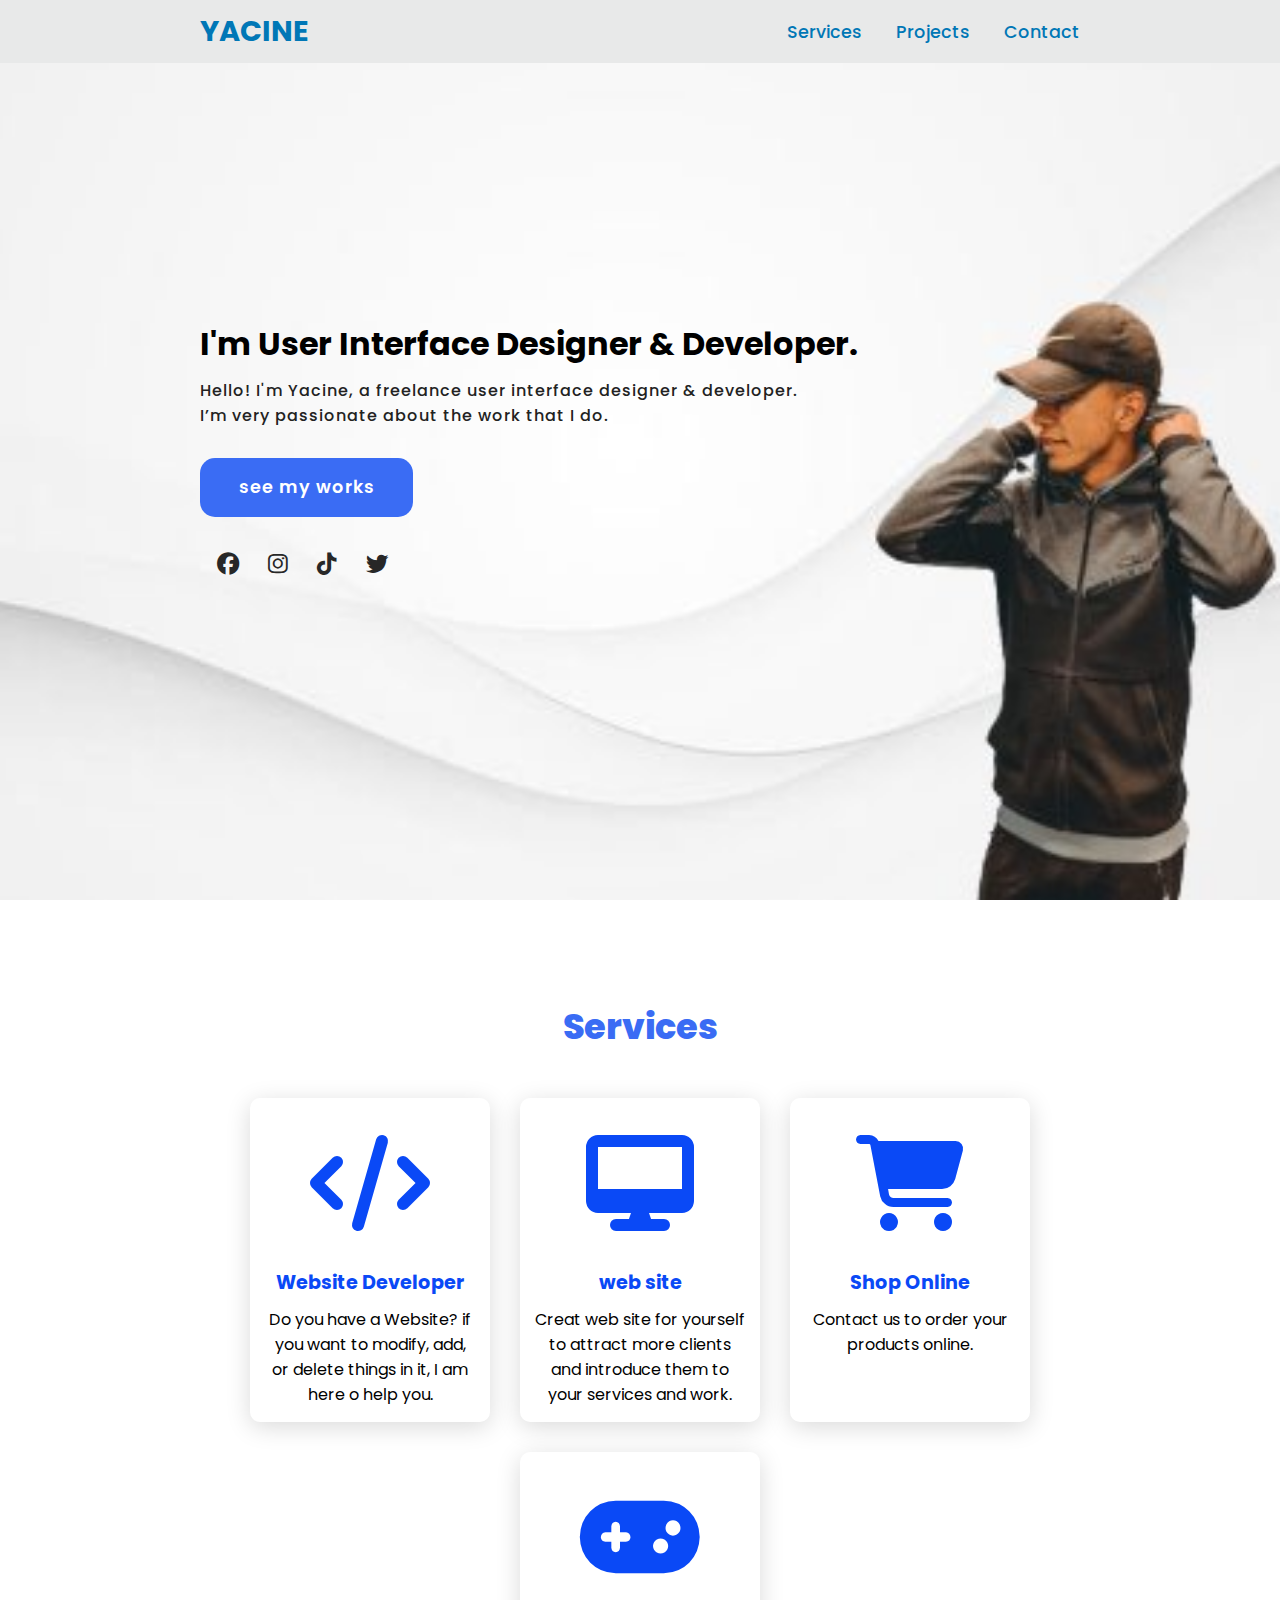
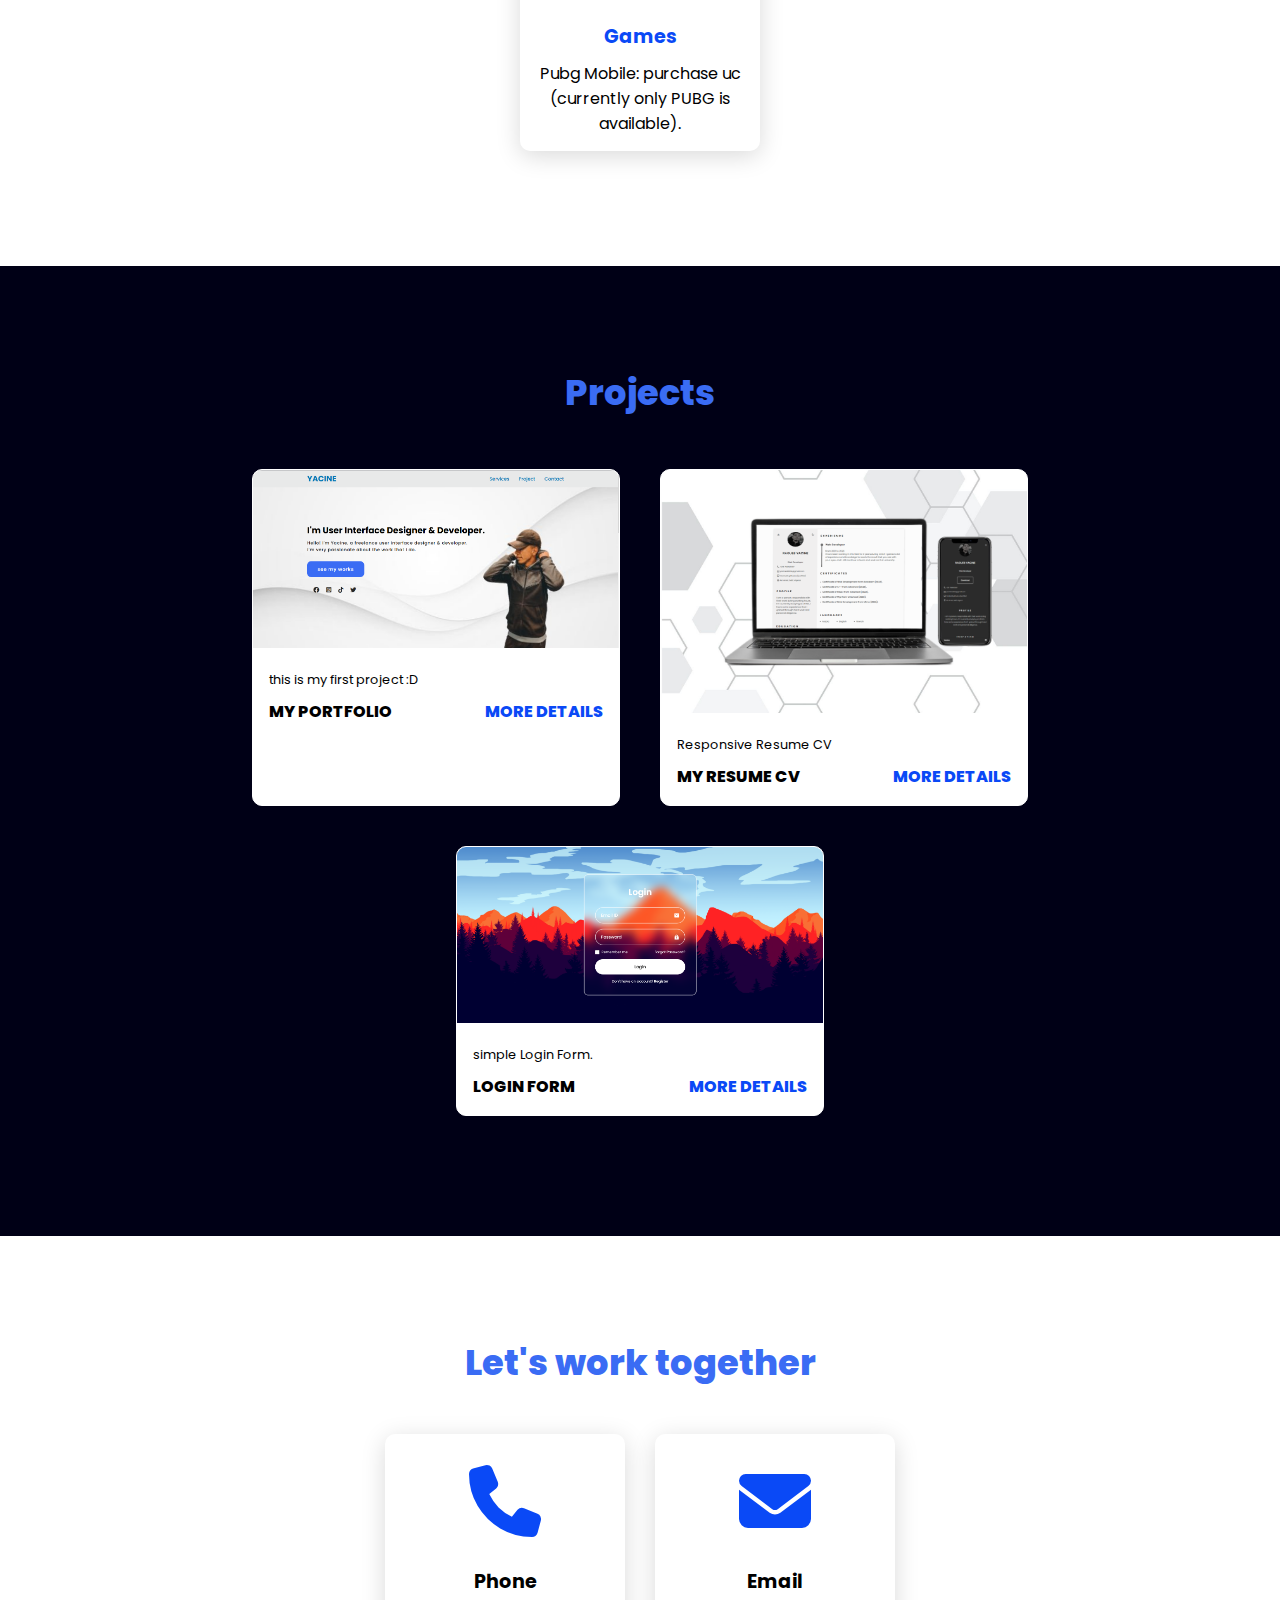
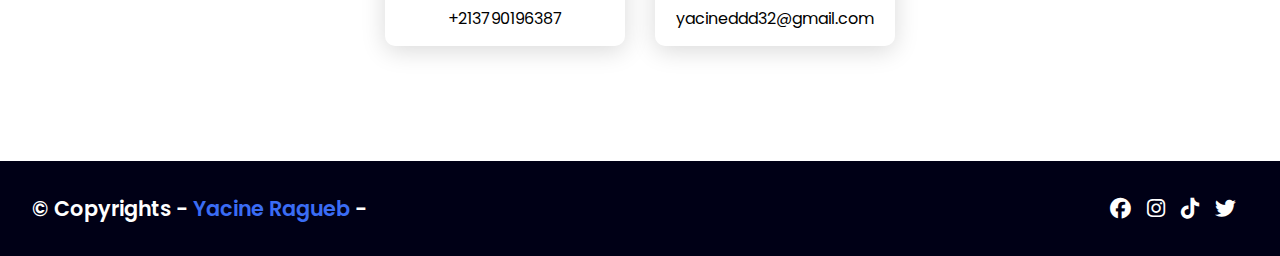
<file: index.html>
<!DOCTYPE html>
<html lang="en">
<head>
    <meta charset="UTF-8">
    <meta http-equiv="X-UA-Compatible" content="IE=edge">
    <meta name="viewport" content="width=device-width, initial-scale=1.0">
    <link rel="stylesheet" href="https://cdnjs.cloudflare.com/ajax/libs/font-awesome/6.4.2/css/all.min.css">
    <link rel="stylesheet" href="style.css">
    <title>Yacine - I'm User Interface Designer & Developer</title>
</head>
<body>
    <header>
        <a href="#" class="logo">Yacine</a>
        <nav class="navigation">
            <a href="#services">Services</a>
            <a href="#project">Projects</a>
            <a href="#contact">Contact</a>
        </nav>
    </header>


    <section class="main" id="top">
        <div>
            <h1>I'm User Interface Designer & Developer.</h1>
            <p>Hello! I'm Yacine, a freelance user interface designer & developer. <br> I’m very passionate about the work that I do.</p>
            <a href="#project" class="main-btn">see my works</a>
            <div class="social-icons">
                <a href="https://www.facebook.com/19Yacine"><i class="fa-brands fa-facebook"></i></a>
                <a href="https://www.instagram.com/yaciine_xr"><i class="fa-brands fa-instagram"></i></a>
                <a href="https://www.tiktok.com/@yaciine_19"><i class="fa-brands fa-tiktok"></i></a>
                <a href="https://twitter.com/Yaciin_"><i class="fa-brands fa-twitter"></i></a>
            </div>
        </div>
    </section>

    <section class="cards" id="services">
        <h2 class="title">Services</h2>
        <div class="content">
            <div class="card">
                <div class="icon">
                    <i class="fa-solid fa-code"></i>
                </div>
                <div class="info">
                    <h3>Website Developer</h3>
                    <p>Do you have a Website? if you want to modify, add, or delete things in it, I am here o help you.</p>
                </div>
            </div>
            <div class="card">
                <div class="icon">
                    <i class="fa-solid fa-desktop"></i>
                </div>
                <div class="info">
                    <h3>web site</h3>
                    <p>Creat web site for yourself to attract more clients and introduce them to your services and work.</p>
                </div>
            </div>
            <div class="card">
                <div class="icon">
                    <i class="fa-solid fa-cart-shopping"></i>
                </div>
                <div class="info">
                    <h3>Shop Online</h3>
                    <p>Contact us to order your products online.</p>
                </div>
            </div>
            <div class="card">
                <div class="icon">
                    <i class="fa-solid fa-gamepad"></i>
                </div>
                <div class="info">
                    <h3>Games</h3>
                    <p>Pubg Mobile: purchase uc (currently only PUBG is available).</p>
                </div>
            </div>
        </div>
    </section>

    <section class="project" id="project">
        <h2 class="title">Projects</h2>
        <div class="content">
            <div class="project-card">
                <div class="project-image">
                    <img src="Capture.PNG" alt="myprotfilo">
                </div>
                <div class="project-info">
                    <p class="project-category">this is my first project :D</p>
                    <strong class="project-title">
                        <span>My portfolio</span>
                        <a href="#top" class="more-details">More details</a>
                    </strong>
                </div>
            </div>

            <div class="project-card">
                <div class="project-image">
                    <img src="New Project.png" alt="">
                </div>
                <div class="project-info">
                    <p class="project-category">Responsive Resume CV</p>
                    <strong class="project-title">
                        <span>My Resume CV</span>
                        <a href="index-CV.html" class="more-details" target="_blank">More details</a>
                    </strong>
                </div>
            </div>

            <div class="project-card">
                <div class="project-image">
                    <img src="New-project2.PNG" alt="">
                </div>
                <div class="project-info">
                    <p class="project-category"> simple Login Form.</p>
                    <strong class="project-title">
                        <span>Login Form</span>
                        <a href="index-Login-form.html" class="more-details" target="_blank">More details</a>
                    </strong>
                </div>
            </div>
        </div>
    </section>

    <section class="cards contact" id="contact">
        <h2 class="title">Let's work together</h2>
        <div class="content">
            <div class="card">
                <div class="icon">
                    <i class="fa-solid fa-phone"></i>
                </div>
                <div class="info">
                    <h3>Phone</h3>
                    <p>+213790196387</p>
                </div>
            </div>
            <div class="card">
                <div class="icon">
                    <i class="fa-solid fa-envelope"></i>
                </div>
                <div class="info">
                    <h3>Email</h3>
                    <p class="info_email">yacineddd32@gmail.com</p>
                </div>
            </div>
        </div>
    </section>

    <footer class="footer">
        <p class="footer-title">&#169; Copyrights - <span>Yacine Ragueb</span> -</p>
        <div class="social-icons">
            <a href="https://www.facebook.com/19Yacine"><i class="fa-brands fa-facebook"></i></a>
            <a href="https://www.instagram.com/yaciine_xr"><i class="fa-brands fa-instagram"></i></a>
            <a href="https://www.tiktok.com/@yaciine_19"><i class="fa-brands fa-tiktok"></i></a>
            <a href="https://twitter.com/Yaciin_"><i class="fa-brands fa-twitter"></i></a>
        </div>
    </footer>
</body>
</html>
</file>
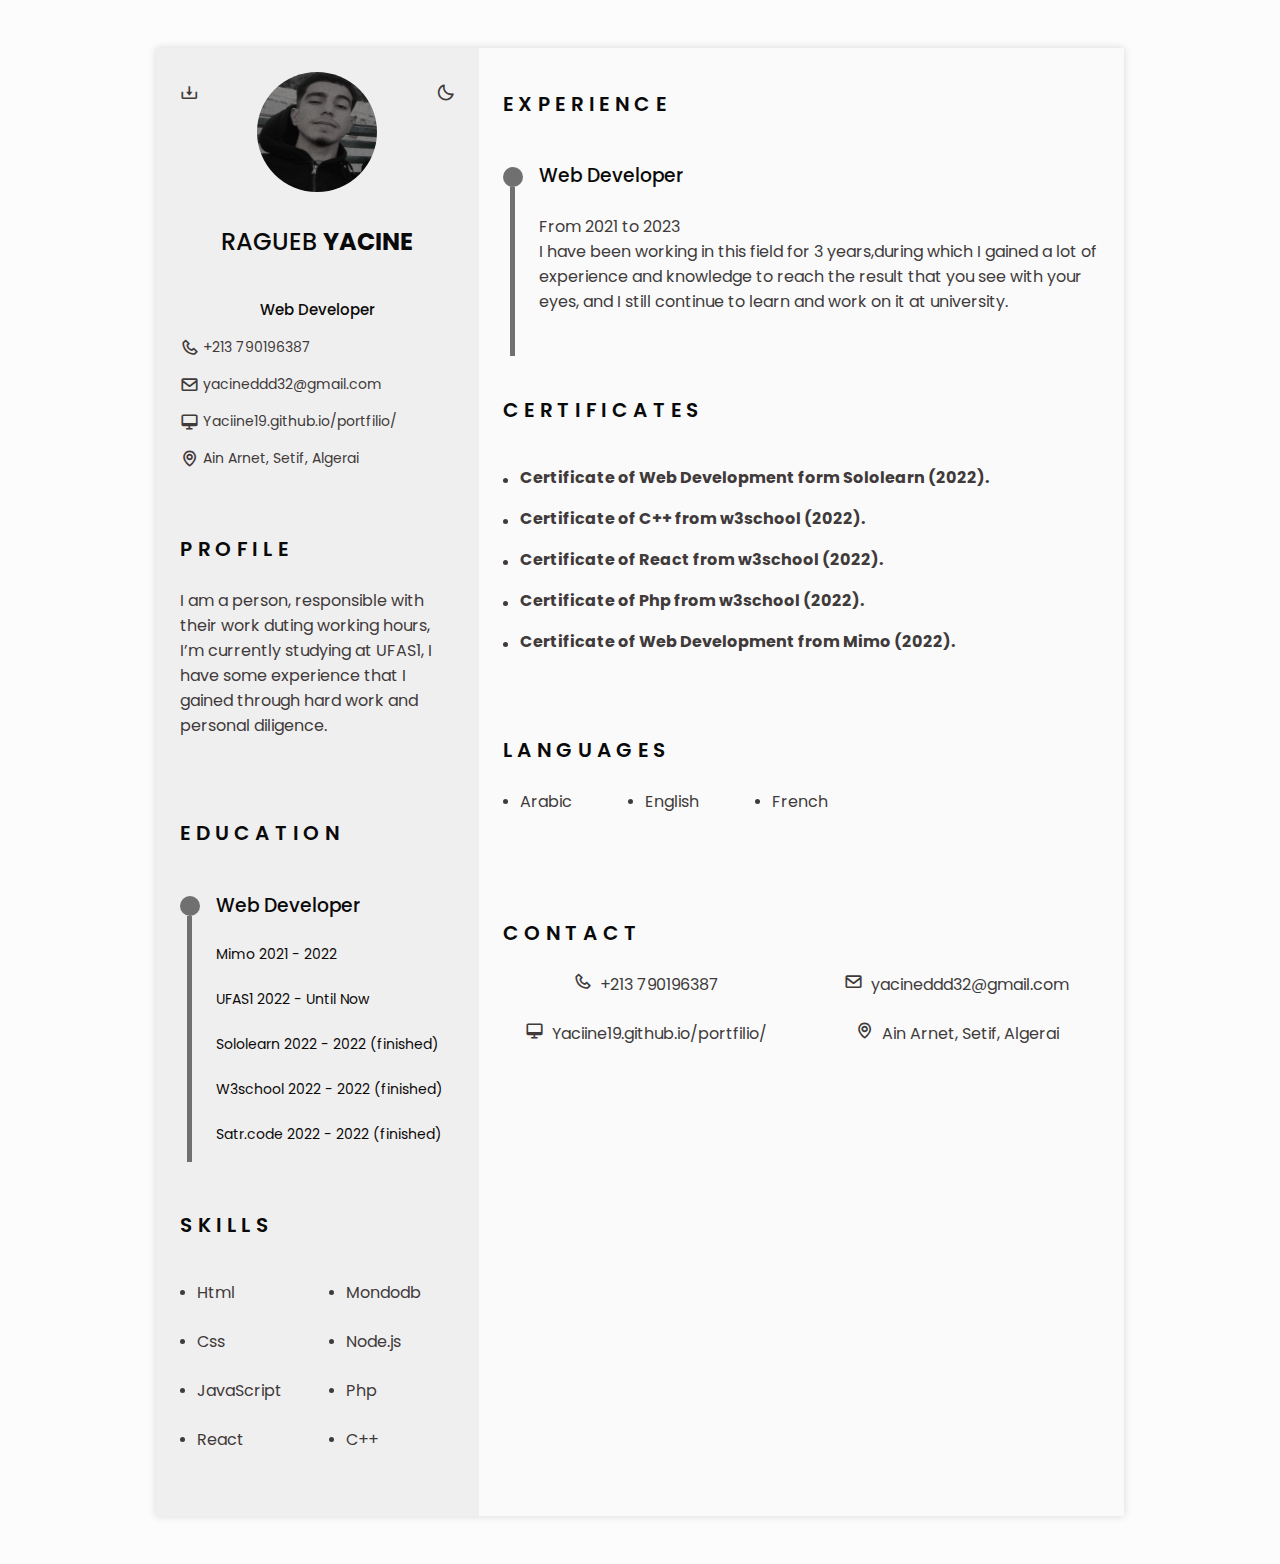
<file: index-CV.html>
<!DOCTYPE html>
<html lang="en">
<head>
    <meta charset="UTF-8">
    <meta http-equiv="X-UA-Compatible" content="IE=edge">
    <meta name="viewport" content="width=device-width, initial-scale=1.0">
    <link rel="stylesheet" href="style-CV.css">
    <link rel="stylesheet" href="https://cdn.jsdelivr.net/npm/boxicons@latest/css/boxicons.min.css">
    
    <title>Ragueb Yacine - CV -</title>
</head>
<body class="scale-cv">

    <header class="l-header" id="header">
        <nav class="nav bd-container">
            <a href="#" class="nav__logo">Yacine</a>

            <div class="nav__menu" id="nav-menu">
                <ul class="nav__list">
                    <li class="nav__item">
                        <a href="#home" class="nav__link active-link">
                            <i class="bx bx-home nav__icon">Home</i>
                        </a>
                    </li>

                    <li class="nav__item">
                        <a href="#profile" class="nav__link">
                            <i class="bx bx-user nav__icon">Profile</i>
                        </a>
                    </li>

                    <li class="nav__item">
                        <a href="#education" class="nav__link">
                            <i class="bx bx-book nav__icon">Education</i>
                        </a>
                    </li>

                    <li class="nav__item">
                        <a href="#skills" class="nav__link">
                            <i class="bx bx-receipt nav__icon">Skills</i>
                        </a>
                    </li>

                    <li class="nav__item">
                        <a href="#experience" class="nav__link">
                            <i class="bx bx-briefcase-alt nav__icon">Experience</i>
                        </a>
                    </li>

                    <li class="nav__item">
                        <a href="#certificates" class="nav__link">
                            <i class="bx bx-award nav__icon">Certificates</i>
                        </a>
                    </li>

                    <li class="nav__item">
                        <a href="#contact" class="nav__link">
                            <i class="bx bx-phone nav__icon">Contact</i>
                        </a>
                    </li>
                </ul>
            </div>

            <div class="nav__toggle" id="nav-toggle">
                <i class="bx bx-grid-alt"></i>
            </div>
        </nav>

    </header>

    <main class="l-main bd-container">
        <!-- All element within this div, is generated in pdf -->
        <div class="resume" id="area-cv">
            <div class="resume__left">
                <section class="home" id="home">
                    <div class="home__container section bg-grid">
                        <div class="home__data bd-grid">
                            <img src="photo1.jpg" alt="" class="home__img">

                            <h1 class="home__title">RAGUEB <b>YACINE</b></h1>
                            <h3 class="home__profession">Web Developer</h3>

                            <div>
                                <a download="Ragueb Yacine.pdf" href="Ragueb Yacine.pdf" class="home__button-movil">Download</a>
                            </div>
                        </div>

                        <div class="home__address bd-grid">
                            <span class="home__information">
                                <i class="bx bx-phone home__icon"></i> +213 790196387
                            </span>

                            <span class="home__information">
                                <i class="bx bx-envelope home__icon"></i> yacineddd32@gmail.com
                            </span>

                            <span class="home__information">
                                <i class="bx bx-desktop home__icon"></i> Yaciine19.github.io/portfilio/
                            </span>

                            <span class="home__information">
                                <i class="bx bx-map home__icon"></i> Ain Arnet, Setif, Algerai
                            </span>
                        </div>
                    </div>

                    <!-- Theme change button -->
                    <i class="bx bx-moon change-theme" title="Theme" id="theme-button"></i>

                    <!-- Button to generate and download the pdf. Available for desktop-->
                    <a download="Ragueb Yacine.pdf" href="Ragueb Yacine.pdf"><i class="bx bx-download generate-pdf" title="Generate PDF" id="resume-button"></i></a>
                </section>


                <section class="profile section" id="profile">
                    <h2 class="section-title">Profile</h2>

                    <p class="profile__description">I am a person, responsible with their work duting working hours, I’m currently studying at UFAS1, I have some experience that I gained through hard work and personal diligence.</p>
                </section>

                <section class="education section" id="education">
                    <h2 class="section-title">Education</h2>

                    <div class="education__container bd-grid">
                        <div class="education__content">
                            <div class="education__time">
                                <span class="education__rounder"></span>
                                <span class="education__line"></span>
                            </div>

                            <div class="education__data bd-grid">
                                <h3 class="education__title">Web Developer</h3>
                                <span class="education__studies">Mimo 2021 - 2022</span>
                                <span class="education__studies">UFAS1 2022 - Until Now</span>
                                <span class="education__studies">Sololearn 2022 - 2022 (finished)</span>
                                <span class="education__studies">W3school 2022 - 2022 (finished)</span>
                                <span class="education__studies">Satr.code 2022 - 2022 (finished)</span>
                            </div>
                        </div>
                    </div>
                </section>

                <section class="skills section" id="skills">
                    <h2 class="section-title">Skills</h2>

                    <div class="skills__content bd-grid">
                        <ul class="skills__data">
                            <li class="skills__name">
                                <span class="skills__circle"></span>Html
                            </li>

                            <li class="skills__name">
                                <span class="skills__circle"></span>Css
                            </li>

                            <li class="skills__name">
                                <span class="skills__circle"></span>JavaScript
                            </li>

                            <li class="skills__name">
                                <span class="skills__circle"></span>React
                            </li>
                        </ul>

                        <ul class="skills__data">
                            <li class="skills__name">
                                <span class="skills__circle"></span>Mondodb
                            </li>

                            <li class="skills__name">
                                <span class="skills__circle"></span>Node.js
                            </li>

                            <li class="skills__name">
                                <span class="skills__circle"></span>Php
                            </li>

                            <li class="skills__name">
                                <span class="skills__circle"></span>C++
                            </li>
                        </ul>
                    </div>
                </section>
            </div>

            <div class="resume__right">
                <section class="experience section" id="experience">
                    <h2 class="section-title">Experience</h2>

                    <div class="exp__container bd-grid">
                        <div class="exp__content">
                            <div class="exp__time">
                                <span class="exp__rounder"></span>
                                <span class="exp__line"></span>
                            </div>

                            <div class="exp__data bd-grid">
                                <h3 class="exp__title">Web Developer</h3>
                                <p class="exp__description">From 2021 to 2023 <br>
                                    I have been working in this field for 3 years,during which I gained a lot of experience and knowledge to reach the result that you see with your eyes,
                                    and I still continue to learn and work on it at university.</p>
                            </div>
                        </div>
                    </div>
                </section>

                <section class="certificate section" id="certificates">
                    <h2 class="section-title">Certificates</h2>

                    <div class="certificate__container bd-grid">
                        <div class="certificate__content">
                            <ul class="certificate__list">
                                <li class="certificate__item"><span class="certificate__circle"></span>Certificate of Web Development form Sololearn (2022).</li>
                                <li class="certificate__item"><span class="certificate__circle"></span>Certificate of C++ from w3school (2022).</li>
                                <li class="certificate__item"><span class="certificate__circle"></span>Certificate of React from w3school (2022).</li>
                                <li class="certificate__item"><span class="certificate__circle"></span>Certificate of Php from w3school (2022).</li>
                                <li class="certificate__item"><span class="certificate__circle"></span>Certificate of Web Development from Mimo (2022).</li>
                            </ul>
                        </div>
                    </div>                    
                </section>

                <section class="languages section">
                    <h2 class="section-title">Languages</h2>

                    <div class="languages__container">
                        <ul class="languages__content bd-grid">
                            <li class="languages__name">
                                <span class="languages__circle"></span> Arabic
                            </li>

                            <li class="languages__name">
                                <span class="languages__circle"></span> English
                            </li>

                            <li class="languages__name">
                                <span class="languages__circle"></span> French
                            </li>
                        </ul>
                    </div>
                </section>

                <section class="contact section" id="contact">
                    <h2 class="section-title">Contact</h2>

                    <div class="contact__address bd-grid">
                            <span class="contact__information">
                                <i class="bx bx-phone home__icon"></i> +213 790196387
                            </span>

                            <span class="contact__information">
                                <i class="bx bx-envelope home__icon"></i> yacineddd32@gmail.com
                            </span>

                            <span class="contact__information">
                                <i class="bx bx-desktop home__icon"></i> Yaciine19.github.io/portfilio/
                            </span>

                            <span class="contact__information">
                                <i class="bx bx-map home__icon"></i> Ain Arnet, Setif, Algerai
                            </span>
                    </div>
                </section>
            </div>
        </div>
    </main>
    <script src="main.js"></script>
</body>
</html>
</file>
<file: style.css>
@import url('https://fonts.googleapis.com/css2?family=Poppins:ital,wght@0,100;0,200;0,300;0,400;0,500;0,600;0,700;0,800;0,900;1,100;1,200;1,300;1,400;1,500;1,600;1,700;1,800;1,900&display=swap');
/*https://coolors.co/palette/03045e-0077b6-00b4d8-90e0ef-caf0f8*/
*{
  margin: 0;
  box-sizing: border-box;
  padding: 0;
  scroll-behavior: smooth;
  font-family: 'Poppins', sans-serif;
}

header{
  background-color:rgb(232, 233, 233);
  width: 100%;
  position: fixed;
  z-index: 999;
  display: flex;
  justify-content: space-between;
  align-items: center;
  padding: 10px 200px;
}

.logo{
  text-decoration: none;
  color: #0077b6;
  text-transform: uppercase;
  font-weight: 700;
  font-size: 1.8em;
}

.navigation a{
  color: #0077b6;
  text-decoration:none ;
  font-size: 1.1em;
  font-weight: 500;
  padding-left: 30px;
}

.navigation a:hover{
  color: #03045e;
}

section{
  padding: 100px 200px;
}

.main {
  width: 100%;
  min-height: 100vh;
  display: flex;
  align-items: center;
  background: url(background.jpg) no-repeat;
  background-size: cover;
  background-position: center;
  background-attachment: fixed;
}

.main h1 {
  color: rgb(0, 0, 0);
  font-weight: 700;
  font-size: 2em;
}

.main p {
  color:rgb(34, 34, 34);
  font-size: 1em;
  font-weight: 500;
  letter-spacing: 1px;
  margin-top: 10px;
  margin-bottom: 30px;
}

.main-btn {
  color: #fff;
  background-color: #3a6cf4;
  text-decoration: none;
  font-size: 1.1em;
  font-weight: 600;
  display: inline-block;
  padding: 0.9375em 2.1875em;
  border-radius: 15px;
  letter-spacing: 1px;
  margin-bottom: 30px;
  transition: 0.7s ease;
}

.main-btn:hover {
  background-color: #0a49f6;
  transform: scale(1.1);
}

.social-icons {
  margin-left: 17px;
}

.social-icons a {
  color: rgb(39, 39, 39);
  font-size: 1.4em;
  padding-right: 25px;
}

.title {
  display: flex;
  justify-content: center;
  color: #3a6cf4;
  font-size: 2.2em;
  font-weight: 800;
  margin-bottom: 30px;
}

.content {
  display: flex;
  justify-content: center;
  flex-direction: row;
  flex-wrap: wrap;
}

.card {
  background-color: #fff;
  width: 15em;
  box-shadow: 0 5px 25px rgba(1 1 1 / 15%);
  border-radius: 10px;
  padding: 15px;
  margin: 15px;
  transition: 0.7s ease;
}

.card:hover {
  transform: scale(1.1);
}

.icon {
  color: #0a49f6;
  font-size: 6em;
  text-align: center;
}

.info {
  text-align: center;
}

.info h3 {
  color: #0a49f6;
  font-size: 1.2em;
  font-weight: 700;
  margin: 10px;
}

.project {
  background-color: #000016;
}

.project .content {
  margin-top: 30px;
}

.project-card {
  background-color: #fff;
  border: 1px solid #fff;
  min-height: 14em;
  width: 23em;
  overflow: hidden;
  border-radius: 10px;
  margin: 20px;
  transition: 0.7s ease;
}

.project-card:hover {
  transform: scale(1.1);
}

.project-card:hover .project-image {
  opacity: 0.9;
}

.project-image img {
  width: 100%;
}

.project-info {
  padding:1rem;
}

.project-category {
  font-size: 0.8em;
  color: #000;
}

.project-title {
  display: flex;
  justify-content: space-between;
  text-transform: uppercase;
  font-weight: 800;
  margin-top: 10px;
}

.more-details {
  text-decoration: none;
  color: #0a49f6;
}

.more-details:hover {
  color: #03045e;
}

.contact .icon {
  font-size: 4.5em;
}

.contact .info h3 {
  color: #000;
}

.contact .info p {
  font-size: 1em;
}

.footer {
  background-color: #000016;
  color: #fff;
  padding: 2em;
  display: flex;
  justify-content: space-between;
}

.footer-title {
  font-size: 1.3em;
  font-weight: 600;
}

.footer-title span {
  color: #3a6cf4;
}

.footer .social-icons a {
  font-size: 1.3em;
  padding: 0 12px 0 0;
  color: #fff;
}

@media (max-width:1023px){
  header {
    padding: 12px  20px;
  }

  .navigation a {
    padding-left: 10px;
  }

  .title {
    font-size: 1.8em;
  }

  section {
    padding: 80px 20px;
  }

  .main h1 {
    font-size: 1.8em;
  }

  .main p {
    font-size: 1.1em;
  }

  .content {
    flex-direction: column;
    align-items: center;
  }
}

@media (max-width:641px){
  body{
    font-size:15px; /*15px*/
  }

  header {
    padding: 5px;
  }

  .main h1 {
    font-size: 1.6em;
  }

  .main p {
    font-size: 1em;
  }

  .project-card {
    margin: 10px;
  }
}

@media(max-width:400px){
  body{
    font-size: 12px; /*12px*/
  }
}

@media(max-width:300px){
  body{
    font-size: 9px; 
  }

  .project-card {
    margin: 5px;
  }

  .card .info .info_email {
    padding-left: 0;
  }
}
</file>
<file: style-CV.css>
@import url('https://fonts.googleapis.com/css2?family=Poppins:wght@400;500;600&display=swap');

:root {
    --header-height: 3rem;

    --title-color: #0B0A0A;
    --text-color: #403A3A;
    --text-color-light: #707070;
    --container-color: #FAFAFA;
    --container-color-alt: #F0EFEF;
    --body-color: #FCFCFC;

    --body-font: 'Poppins', sans-serif;
    --h1-font-size: 1.5rem;
    --h2-font-size: 1.25rem;
    --h3-font-size: 1rem;
    --normal-font-size: .938rem;
    --small-font-size: .875rem;
    --smaller-font-size: .813rem;

    --font-medium: 500;
    --font-semi-bold: 600;

    /* ===== Margines ===== */
    --mb-1: .5rem;
    --mb-2: 1rem;
    --mb-3: 1.5rem;

    --z-tooltip: 10;
    --z-fixed: 100;
}

*,::before,::after {
    box-sizing: border-box;
}

html {
    scroll-behavior: smooth;
}

/* === Variables Dark theme === */
body.dark-theme{
    --title-color: #F2F2F2;
    --text-color: #BFBFBF;
    --container-color: #212121;
    --container-color-alt: #181616;
    --body-color: #2B2B2B;
}


/* === button Dark/Light === */
.change-theme{
    position: absolute;
    right: 0;
    top: 2.2rem;
    display: flex;
    color: var(--text-color);
    font-size: 1.2rem;
    cursor: pointer;
}

.change-theme:hover{
    color: var(--title-color);
}

/* === Generate PDF button === */
.generate-pdf{
    display: none;
    position: absolute;
    top: 2.2rem;
    left: 0;
    font-size: 1.2rem;
    color: var(--text-color);
    cursor: pointer;
}

.generate-pdf:hover{
    color: var(--title-color);
}

/* ==== Classes Modified to reduce size and print on A4 sheet ==== */
.scale-cv .generate-pdf{
    display: none;
}

body{
    margin: 0 0 var(--header-height) 0;
    padding: 0;
    font-family: var(--body-font);
    background-color: var(--body-color);
    color: var(--text-color);
}

h1,h2,h3{
    color: var(--title-color);
    font-weight: var(--font-medium);
}

ul{
    padding: 0;
    list-style: none;
}

a{
    text-decoration: none;
}

img{
    max-width: 100%;
    height: auto;
}

/* === class css === */
.section{
    padding: 1.5rem 0;
}

.section-title{
    font-size: var(--h2-font-size);
    color: var(--title-color);
    font-weight: var(--font-semi-bold);
    text-transform: uppercase;
    letter-spacing: .35rem;
    text-align: center;
    margin-bottom: var(--mb-3);
}

.bd-container{
    max-width: 968px;
    width: calc(100% - 3rem);
    margin-left: var(--mb-3);
    margin-right: var(--mb-3);
}

.bd-grid{
    display: grid;
    gap: 1.5rem;
}

.l-header{
    width: 100%;
    position: fixed;
    bottom: 0;
    left: 0;
    z-index: var(--z-fixed);
    background-color: var(--body-color);
    box-shadow: 0 -1px 4px rgba(0, 0, 0, .1);
    transition: .3s;
}

.nav{
    height: var(--header-height);
    display: flex;
    justify-content: space-between;
    align-items: center;
}

@media screen and (max-width: 968px){
    .nav__menu{
        position: fixed;
        bottom: -100%;
        left: 0;
        width: 100%;
        padding: 2rem 1.5rem;
        background-color: var(--body-color);
        box-shadow: 0 1px 4px rgba(0, 0, 0, .1);
        border-radius: 1rem 1rem 0 0;
        z-index: var(--z-fixed);
        transition: .3s;
    }
}

.nav__logo, .nav__toggle{
    color: var(--title-color);
    font-weight: var(--font-medium);
}

.nav__toggle{
    font-size: 1.2rem;
    cursor: pointer;
}

.nav__item{
    text-align: center;
}

.nav__list{
    display: grid;
    grid-template-columns: repeat(3, 1fr);
    gap: 2rem;
}

.nav__link{
    display: flex;
    flex-direction: column;
    font-size: var(--smaller-font-size);
    color: var(--text-color-light);
    font-weight: var(--font-medium);
}

.nav__link:hover{
    color: var(--title-color);
}

.nav__icon{
    font-size: 1rem;
    margin-bottom: var(--mb-1);
}

/* === Show menu === */
.show-menu{
    bottom: var(--header-height);
}

/* === Active menu Link === */
.active-link{
    color: var(--title-color);
}

.home{
    position: relative;
}

.home__container{
    gap: 3rem;
}

.home__data{
    gap: .5rem;
    text-align: center;
}

.home__img{
    width: 120px;
    height: 120px;
    border-radius: 50%;
    justify-self: center;
    margin-bottom: var(--mb-1);
}

.home__title{
    font-size: var(--h1-font-size);
}

.home__profession{
    font-size: var(--normal-font-size);
    margin-bottom: var(--mb-1);
}

.home__address{
    gap: 1rem;
}

.home__information{
    display: flex;
    align-items: center;
    font-size: var(--small-font-size);
}

.home__icon{
    font-size: 1.2rem;
    margin-right: .25rem;
}

.home__button-movil{
    display: inline-block;
    border: 2px solid var(--text-color);
    color: var(--title-color);
    padding: 1rem 2rem;
    border-radius: .25rem;
    transition: .3s;
    font-weight: var(--font-medium);
    margin-top: var(--mb-3);
    margin-bottom: 1.5rem;
}

.home__button-movil:hover{
    background-color: var(--text-color);
    color: var(--container-color);
}

.profile__description{
    text-align: center;
}

.education__content,
.exp__content{
    display: flex;
}

.education__time,
.exp__time{
    padding-right: 1rem;
}

.education__rounder,
.exp__rounder{
    position: relative;
    display: block;
    width: 20px;
    height: 20px;
    background-color: var(--text-color-light);
    border-radius: 50%;
    margin-top: 1.5rem;
}

.education__line,
.exp__line{
    display: block;
    width: 5px;
    height: 90%;
    background-color: var(--text-color-light);
    transform: translate(7px);
}

.education__title{
    margin-bottom: 0; 
}

.exp__title{
    margin-bottom: -1rem; 
}

/*.education__data,
.exp__data{
    gap: rem;
}*/

.education__studies{
    font-size: var(--small-font-size);
    color: var(--title-color);
}

.skills__content,
.languages__content{
    grid-template-columns: repeat(2, 1fr);
}

.languages__content{
    gap: 0;
}

.skills__name,
.languages__name{
    display:flex;
    align-items: center;
    margin-bottom: var(--mb-3);
}

.skills__circle,.certificate__circle,
.languages__circle{
    display: inline-block;
    width: 5px;
    height: 5px;
    background-color: var(--text-color);
    border-radius: 50%;
    margin-right: .75rem;
}

.certificate__list{
    font-weight: 700;
}

.certificate__item{
    margin-bottom: 1rem;
}

.contact__address{
    text-align: center;
}

@media screen and (max-width:320px){
    .nav__list{
        grid-template-columns: repeat(2, 1fr);
        gap: 1rem .5rem;
    }
}

@media screen and (min-width: 968px){
    body{
        margin: 3rem 0;
    }

    .bd-container{
        margin-left: auto;
        margin-right: auto;
    }

    .l-header{
        display: none;
    }

    .resume{
        display: grid;
        grid-template-columns: .5fr 1fr;
        background-color: var(--container-color);
        box-shadow: 0 0 8px rgba(13, 12, 12, .15);
    }

    .resume__left{
        background-color: var(--container-color-alt);
    }

    .resume__left,
    .resume__right{
        padding: 0 1.5rem;
    }

    .scale-cv .generate-pdf{
        display: inline-block;
    }

    .section-title,
    .profile__description{
        text-align: initial;
    }

    .home__container{
        gap: 1.5rem;
    }

    .home__button-movil{
        display: none;
    }

    .contact__address {
        grid-template-columns: repeat(2, 1fr);
    }

    .languages__content{
        grid-template-columns: repeat(3, max-content);
        column-gap: 3.5rem;
    }
}
</file>
